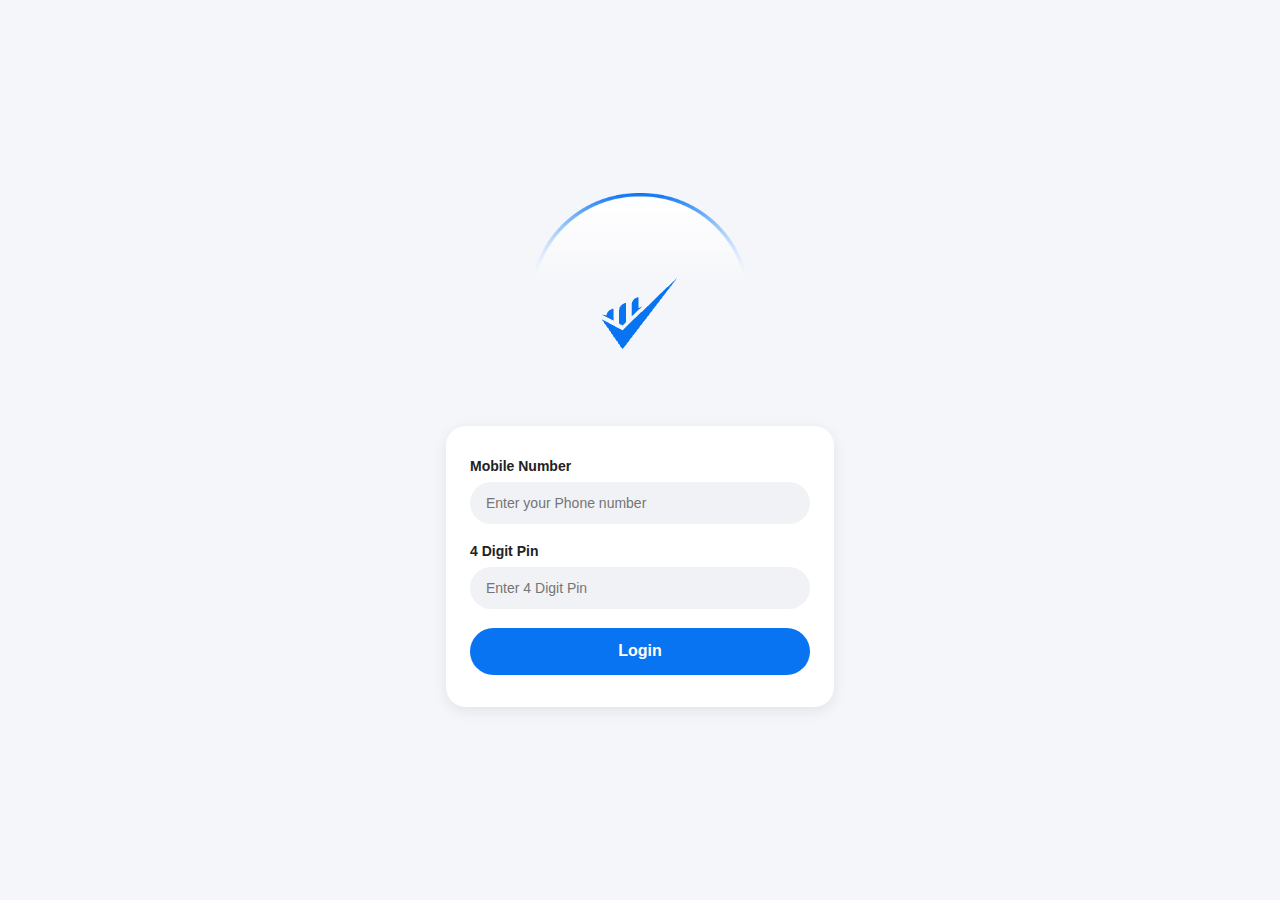
<file: index.html>
<!DOCTYPE html>
<html lang="en">
<head>
    <meta charset="UTF-8">
    <meta name="viewport" content="width=device-width, initial-scale=1.0">
    <link rel="stylesheet" href="./styles/Page1.css">
    <title>Payoo - Mobile Banking</title>
</head>
<body class="bg-blend-color-burn">
    <main>
        <section class="Overhead">
            <div class="Pics">
                <img src="./assets/bg.png" alt="Bg" class="bg">
                <img src="./assets/Group.png" alt="An image of the group" class="groupimg">
            </div>
        </section>
        <section class="form">
            <div class="number">
                <h1>Mobile Number</h1>
                <input type="text" placeholder="Enter your Phone number" id="phone">   
            </div>
            <div class="Pin">
                <h1>4 Digit Pin</h1>
                <input type="text" placeholder="Enter 4 Digit Pin" id="pin">
            </div>
            <div>
                <Button id="loginBtn">
                    Login
                </Button>
            </div>
        </section>
    </main>
    <script>
        document.addEventListener("DOMContentLoaded", () => {
                const phoneInput = document.getElementById("phone");
                const pinInput = document.getElementById("pin");
                const loginBtn = document.getElementById("loginBtn");

                const setPin = "4326";       
                const setNumber = "1754325664";

                loginBtn.addEventListener("click", (e) => {
                e.preventDefault();

                const phone = phoneInput.value.trim();
                const pin = pinInput.value.trim();

                if (phone === "" && pin === "") {
                    alert("⚠️ Please put in your credentials");
                } else if (phone === setNumber && pin === setPin) {
                    window.location.href = "./other/Page2.html";
                } else {
                    alert("⚠️ Please put in Your proper credentials");
                }
            });
        });
    </script>
</body>
</html>
</file>
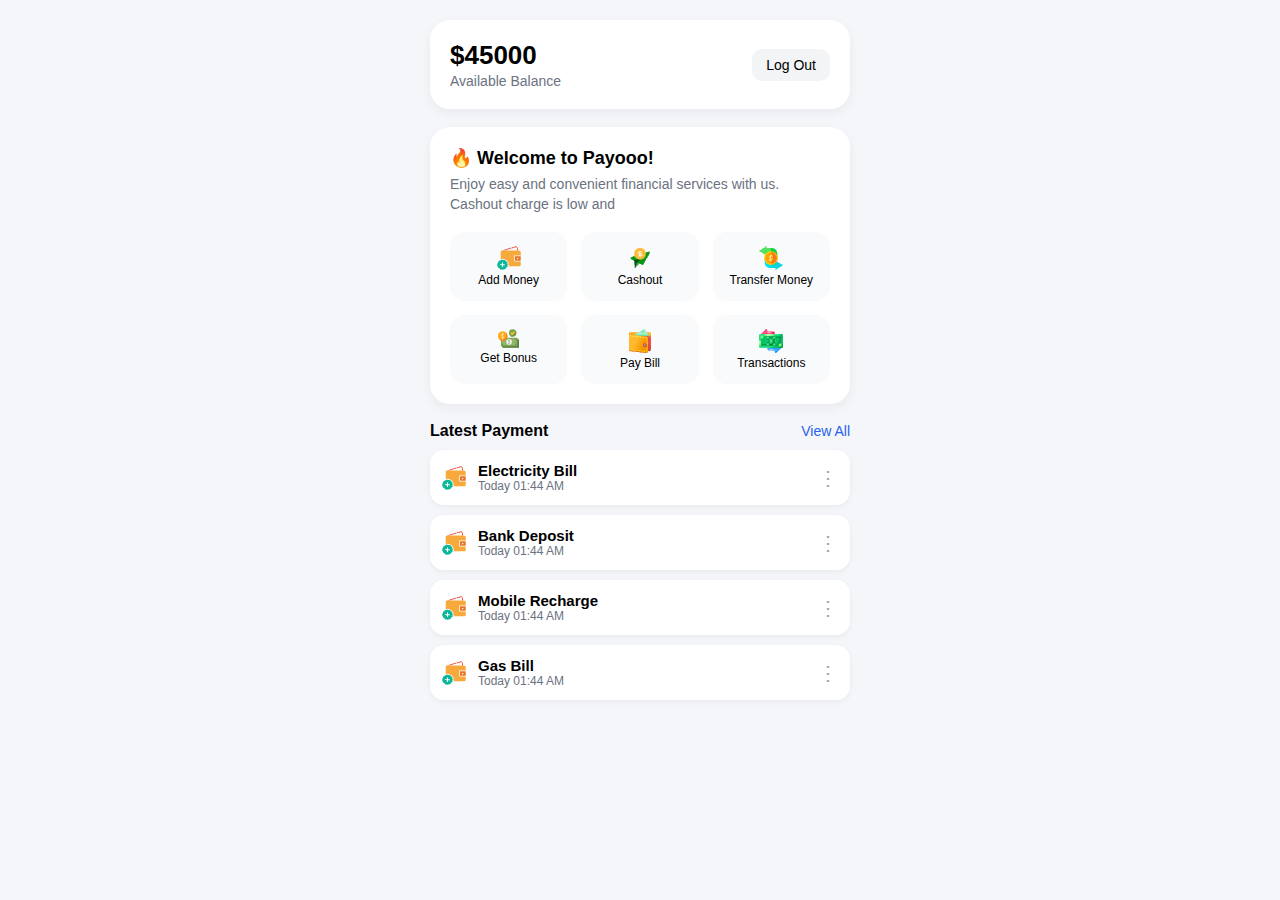
<file: other/Page2.html>
<!DOCTYPE html>
<html lang="en">
<head>
  <meta charset="UTF-8">
  <meta name="viewport" content="width=device-width, initial-scale=1.0">
  <title>Payooo UI</title>
  <link rel="stylesheet" href="./../styles/Home.css">
</head>
<body>
  <div class="app">

    <div class="card balance-card">
      <div>
        <h2>$45000</h2>
        <p>Available Balance</p>
      </div>
      <button class="logout-btn">Log Out</button>
    </div>

    <div class="card welcome-card">
      <h2>🔥 Welcome to Payooo!</h2>
      <p>Enjoy easy and convenient financial services with us.<br>Cashout charge is low and</p>

      <div class="grid">
        <button class="action-btn" id="btn-add-money"><div><img src="./../assets/wallet1.png" alt=""></div>Add Money</button>
        <button class="action-btn" id="btn-cashout"><div><img src="./../assets/send1.png" alt=""></div>Cashout</button>
        <button class="action-btn" id="btn-transfer-money"><div><img src="./../assets/money1.png" alt=""></div>Transfer Money</button>
        <button class="action-btn" id="btn-get-bonus"><div><img src="./../assets/bonus1.png" alt=""></div>Get Bonus</button>
        <button class="action-btn" id="btn-pay-bill"><div><img src="./../assets/purse1.png" alt=""></div>Pay Bill</button>
        <button class="action-btn" id="btn-transactions"><div><img src="./../assets/transaction1.png" alt=""></div>Transactions</button>
      </div>
    </div>

    <div class="latest">
      <div class="latest-header">
        <h3>Latest Payment</h3>
        <a href="#">View All</a>
      </div>

      <div class="payment-item">
        <div class="payment-left">
          <img src="./../assets/wallet1.png" alt="">
          <div>
            <p class="title">Electricity Bill</p>
            <p class="time">Today 01:44 AM</p>
          </div>
        </div>
        <span class="menu">⋮</span>
      </div>

      <div class="payment-item">
        <div class="payment-left">
          <img src="./../assets/wallet1.png" alt="">
          <div>
            <p class="title">Bank Deposit</p>
            <p class="time">Today 01:44 AM</p>
          </div>
        </div>
        <span class="menu">⋮</span>
      </div>

      <div class="payment-item">
        <div class="payment-left">
          <img src="./../assets/wallet1.png" alt="">
          <div>
            <p class="title">Mobile Recharge</p>
            <p class="time">Today 01:44 AM</p>
          </div>
        </div>
        <span class="menu">⋮</span>
      </div>

      <div class="payment-item">
        <div class="payment-left">
          <img src="./../assets/wallet1.png" alt="">
          <div>
            <p class="title">Gas Bill</p>
            <p class="time">Today 01:44 AM</p>
          </div>
        </div>
        <span class="menu">⋮</span>
      </div>
    </div>

    <div class="bottom-container">
      <div class="form-card" id="form-add-money">
        <h3>Add Money</h3>
        <div class="form-group"><select><option>Select a Bank</option><option>Bank A</option></select></div>
        <div class="form-group"><input type="text" placeholder="Enter 16-digit account number"></div>
        <div class="form-group"><input type="number" placeholder="Amount to Add"></div>
        <div class="form-group"><input type="password" placeholder="Enter 4-digit pin number"></div>
        <button class="btn">Add Money</button>
      </div>

      <div class="form-card" id="form-cashout">
        <h3>Cash Out</h3>
        <div class="form-group"><input type="text" placeholder="Agent Number"></div>
        <div class="form-group"><input type="number" placeholder="Enter amount to withdraw"></div>
        <div class="form-group"><input type="password" placeholder="Enter 4-digit pin number"></div>
        <button class="btn">Withdraw Money</button>
      </div>

      <div class="form-card" id="form-transfer-money">
        <h3>Transfer Money</h3>
        <div class="form-group"><input type="text" placeholder="User Account Number"></div>
        <div class="form-group"><input type="number" placeholder="Enter amount to transfer"></div>
        <div class="form-group"><input type="password" placeholder="Enter 4-digit pin number"></div>
        <button class="btn">Send Now</button>
      </div>

      <div class="form-card" id="form-get-bonus">
        <h3>Get Bonus</h3>
        <div class="form-group"><input type="text" placeholder="Enter your coupon"></div>
        <button class="btn">Get Bonus</button>
      </div>

      <div class="form-card" id="form-pay-bill">
        <h3>Pay Bill</h3>
        <div class="form-group"><select><option>Select To Pay</option></select></div>
        <div class="form-group"><input type="text" placeholder="Enter account number"></div>
        <div class="form-group"><input type="number" placeholder="Amount to Pay"></div>
        <div class="form-group"><input type="password" placeholder="Enter 4-digit pin number"></div>
        <button class="btn">Pay Now</button>
      </div>
    </div>

  </div>
  <script src="./../scripts/Home.js"></script>
</body>
</html>
</file>
<file: styles/Page1.css>
* {
  margin: 0;
  padding: 0;
  box-sizing: border-box;
  font-family: 'Segoe UI', Tahoma, Geneva, Verdana, sans-serif;
}

body {
  background: #f5f6f9;
  display: flex;
  align-items: center;
  justify-content: center;
  height: 100vh;
}

main {
  width: 100%;
  max-width: 420px;
  padding: 1rem;
}

.Overhead {
  text-align: center;
  margin-bottom: 1rem;
}

.Pics {
  position: relative;
  width: 100%;
  max-width: 220px;
  margin: 0 auto;
}

.bg {
  width: 100%;
  display: block;
}

.groupimg {
  position: absolute;
  top: 55%;
  left: 50%;
  transform: translate(-50%, -50%);
  max-width: 60%;
}

.form {
  background: #fff;
  padding: 2rem 1.5rem;
  border-radius: 20px;
  box-shadow: 0 4px 15px rgba(0,0,0,0.08);
}

.form h1 {
  font-size: 14px;
  font-weight: 600;
  margin-bottom: 0.5rem;
  color: #222;
}

.form input {
  width: 100%;
  padding: 0.8rem 1rem;
  border: none;
  outline: none;
  border-radius: 25px;
  background: #f1f2f6;
  font-size: 14px;
  margin-bottom: 1.2rem;
  transition: all 0.2s ease-in-out;
}

.form input:focus {
  background: #e9ebf0;
  box-shadow: 0 0 0 2px #0874F233;
}

.form button {
  width: 100%;
  padding: 0.9rem;
  background: #0874F2;
  border: none;
  outline: none;
  border-radius: 25px;
  font-size: 16px;
  font-weight: 600;
  color: #fff;
  cursor: pointer;
  transition: all 0.2s ease-in-out;
}

.form button:hover {
  background: #0666d1;
}

@media (max-width: 430px) {
  main {
    padding: 0.8rem;
  }

  .Pics {
    max-width: 180px; 
  }

  .form {
    padding: 1.5rem 1rem;
  }

  .form h1 {
    font-size: 13px;
  }

  .form input {
    font-size: 13px;
    padding: 0.7rem 0.9rem;
  }

  .form button {
    font-size: 15px;
    padding: 0.8rem;
  }
}
</file>
<file: styles/Home.css>
* {
  margin: 0;
  padding: 0;
  box-sizing: border-box;
  font-family: "Segoe UI", Arial, sans-serif;
}

body {
  background: #f5f6fa;
  display: flex;
  justify-content: center;
  padding: 20px;
}

.app {
  width: 100%;
  max-width: 420px;
}

.card {
  background: #fff;
  border-radius: 20px;
  box-shadow: 0 4px 12px rgba(0,0,0,0.05);
  padding: 20px;
  margin-bottom: 18px;
}

.balance-card {
  display: flex;
  justify-content: space-between;
  align-items: center;
}

.balance-card h2 {
  font-size: 26px;
  font-weight: 700;
}

.balance-card p {
  color: #6b7280;
  font-size: 14px;
  margin-top: 2px;
}

.logout-btn {
  background: #f3f4f6;
  border: none;
  padding: 8px 14px;
  border-radius: 10px;
  font-size: 14px;
  cursor: pointer;
}

.welcome-card h2 {
  font-size: 18px;
  font-weight: 700;
  margin-bottom: 6px;
}

.welcome-card p {
  color: #6b7280;
  font-size: 14px;
  line-height: 1.4;
  margin-bottom: 18px;
}

.grid {
  display: grid;
  grid-template-columns: repeat(3, 1fr);
  gap: 14px;
}

.action-btn {
  background: #f9fafb;
  border: none;
  padding: 14px 6px;
  border-radius: 14px;
  font-size: 12px;
  cursor: pointer;
  display: flex;
  flex-direction: column;
  align-items: center;
  text-align: center;
  transition: background 0.2s;
}

.action-btn:hover {
  background: #f1f5f9;
}

.latest-header {
  display: flex;
  justify-content: space-between;
  align-items: center;
  margin-bottom: 10px;
}

.latest-header h3 {
  font-size: 16px;
  font-weight: 700;
}

.latest-header a {
  font-size: 14px;
  color: #2563eb;
  text-decoration: none;
}

.payment-item {
  background: #fff;
  border-radius: 14px;
  box-shadow: 0 2px 6px rgba(0,0,0,0.05);
  padding: 12px;
  margin-bottom: 10px;
  display: flex;
  justify-content: space-between;
  align-items: center;
}

.payment-left {
  display: flex;
  align-items: center;
  gap: 12px;
}

.title {
  font-weight: 600;
  font-size: 15px;
}

.time {
  font-size: 12px;
  color: #6b7280;
}

.menu {
  font-size: 20px;
  color: #9ca3af;
  cursor: pointer;
}

.bottom-container {
  display: flex;
  flex-direction: column;
  gap: 18px;
}

.form-card {
  display: none;
  flex-direction: column;
  background: #fff;
  border-radius: 16px;
  box-shadow: 0 2px 6px rgba(0,0,0,0.05);
  padding: 16px;
  margin-bottom: 12px;
}

.form-card h3 {
  font-size: 16px;
  font-weight: 600;
  margin-bottom: 12px;
}

.form-group {
  margin-bottom: 12px;
}

.form-group input,
.form-group select {
  width: 100%;
  padding: 10px 12px;
  border: 1px solid #d1d5db;
  border-radius: 10px;
  font-size: 14px;
  outline: none;
  transition: border 0.2s;
}

.form-group input:focus,
.form-group select:focus {
  border-color: #2563eb;
}

.btn {
  width: 100%;
  padding: 10px;
  background: #2563eb;
  color: #fff;
  border: none;
  border-radius: 10px;
  font-size: 14px;
  cursor: pointer;
  transition: background 0.2s;
}

.btn:hover {
  background: #1d4ed8;
}
</file>
